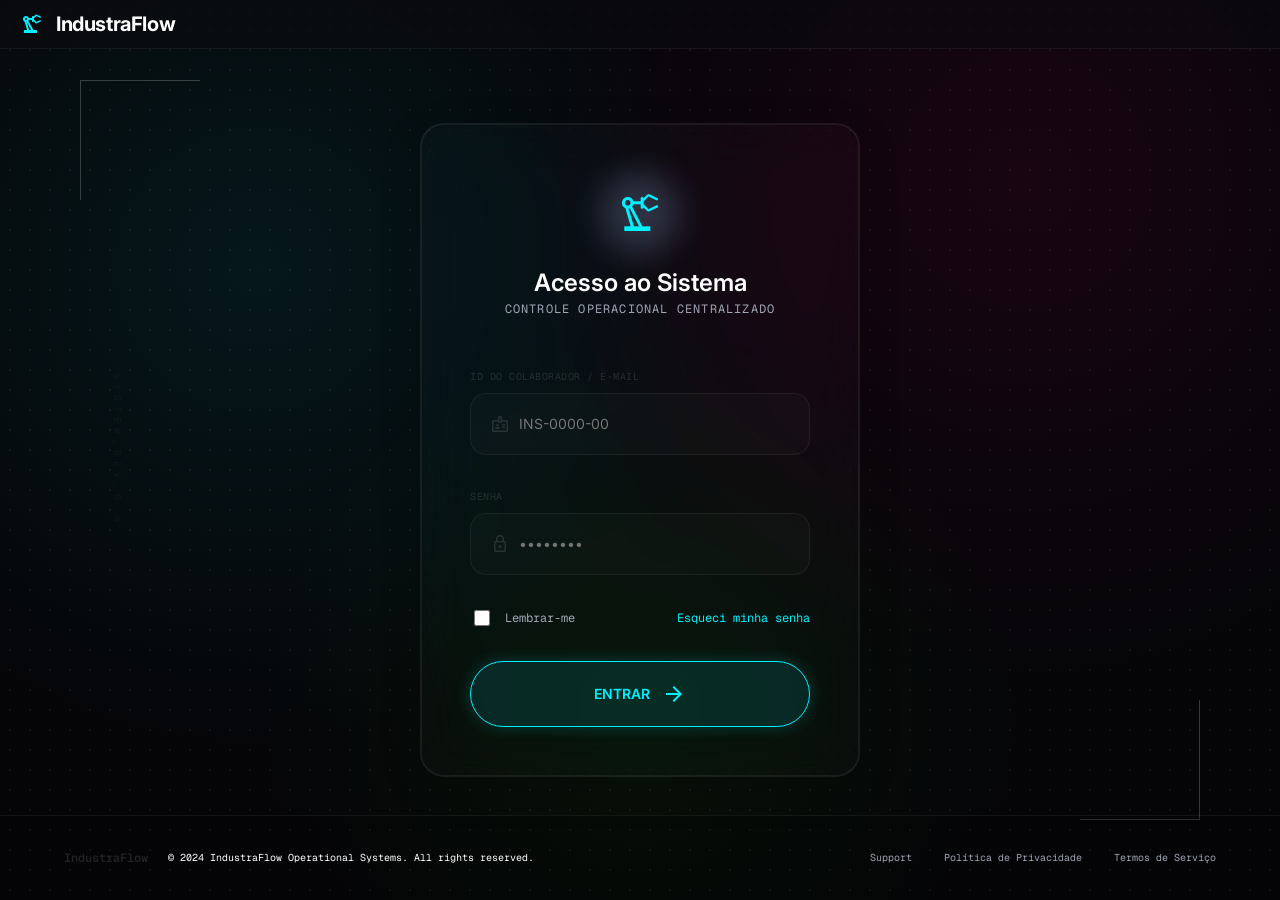
<file: index.html>
<!DOCTYPE html>
<html lang="pt-BR">

<head>
  <meta charset="utf-8" />
  <meta name="viewport" content="width=device-width, initial-scale=1.0" />
  <title>IndustraFlow | Acesso ao Sistema</title>
  <link rel="preconnect" href="https://fonts.googleapis.com" />
  <link
    href="https://fonts.googleapis.com/css2?family=Inter:wght@400;500;600;700&family=Geist+Mono:wght@400;500;600&family=Material+Symbols+Outlined:opsz,wght,FILL,GRAD@24,400,0,0&display=swap"
    rel="stylesheet" />
  <link rel="stylesheet" href="style.css" />
</head>

<body class="page-login">

  <!-- TOP BAR -->
  <header class="topbar">
    <div class="topbar-brand">
      <span class="material-symbols-outlined brand-icon">precision_manufacturing</span>
      <span class="brand-name">IndustraFlow</span>
    </div>
  </header>

  <!-- MAIN LOGIN -->
  <main class="login-main dot-grid">
    <div class="login-card glass-panel">
      <div class="login-brand-block">
        <div class="login-icon-wrap">
          <div class="login-icon-glow"></div>
          <span class="material-symbols-outlined login-icon">precision_manufacturing</span>
        </div>
        <h1 class="login-title">Acesso ao Sistema</h1>
        <p class="login-subtitle">CONTROLE OPERACIONAL CENTRALIZADO</p>
      </div>

      <form class="login-form" onsubmit="handleLogin(event)">
        <div class="field-group">
          <label class="field-label">ID DO COLABORADOR / E-MAIL</label>
          <div class="field-wrap">
            <span class="material-symbols-outlined field-icon">badge</span>
            <input id="login-id" type="text" class="field-input" placeholder="INS-0000-00" autocomplete="username" />
          </div>
        </div>

        <div class="field-group">
          <label class="field-label">SENHA</label>
          <div class="field-wrap">
            <span class="material-symbols-outlined field-icon">lock</span>
            <input id="login-pw" type="password" class="field-input" placeholder="••••••••"
              autocomplete="current-password" />
          </div>
        </div>

        <div class="login-options">
          <label class="checkbox-label">
            <input type="checkbox" class="checkbox-input" />
            <span class="checkbox-text">Lembrar-me</span>
          </label>
          <a href="#" class="link-primary">Esqueci minha senha</a>
        </div>

        <button type="submit" class="btn-primary btn-full">
          <span>ENTRAR</span>
          <span class="material-symbols-outlined btn-arrow">arrow_forward</span>
        </button>
      </form>
    </div>

    <!-- Atmospheric corner lines -->
    <div class="atm-corner atm-tl"></div>
    <div class="atm-corner atm-br"></div>
    <div class="atm-watermark">SYSTEM_REV_8.4</div>
  </main>

  <!-- FOOTER -->
  <footer class="login-footer">
    <div class="footer-left">
      <span class="footer-brand">IndustraFlow</span>
      <span class="footer-copy">© 2024 IndustraFlow Operational Systems. All rights reserved.</span>
    </div>
    <div class="footer-links">
      <a href="#">Support</a>
      <a href="#">Política de Privacidade</a>
      <a href="#">Termos de Serviço</a>
    </div>
  </footer>

  <script>
    function handleLogin(e) {
      e.preventDefault();
      const btn = e.target.querySelector('button[type=submit]');
      btn.classList.add('loading');
      btn.innerHTML = '<span class="material-symbols-outlined spin">progress_activity</span> Verificando...';
      setTimeout(() => {
        window.location.href = 'dashboard.html';
      }, 1000);
    }

    // Parallax dot grid
    document.querySelector('.login-main').addEventListener('mousemove', e => {
      const { clientX, clientY } = e;
      e.currentTarget.style.backgroundPosition = `${clientX / 60}px ${clientY / 60}px`;
    });
  </script>
</body>

</html>
</file>
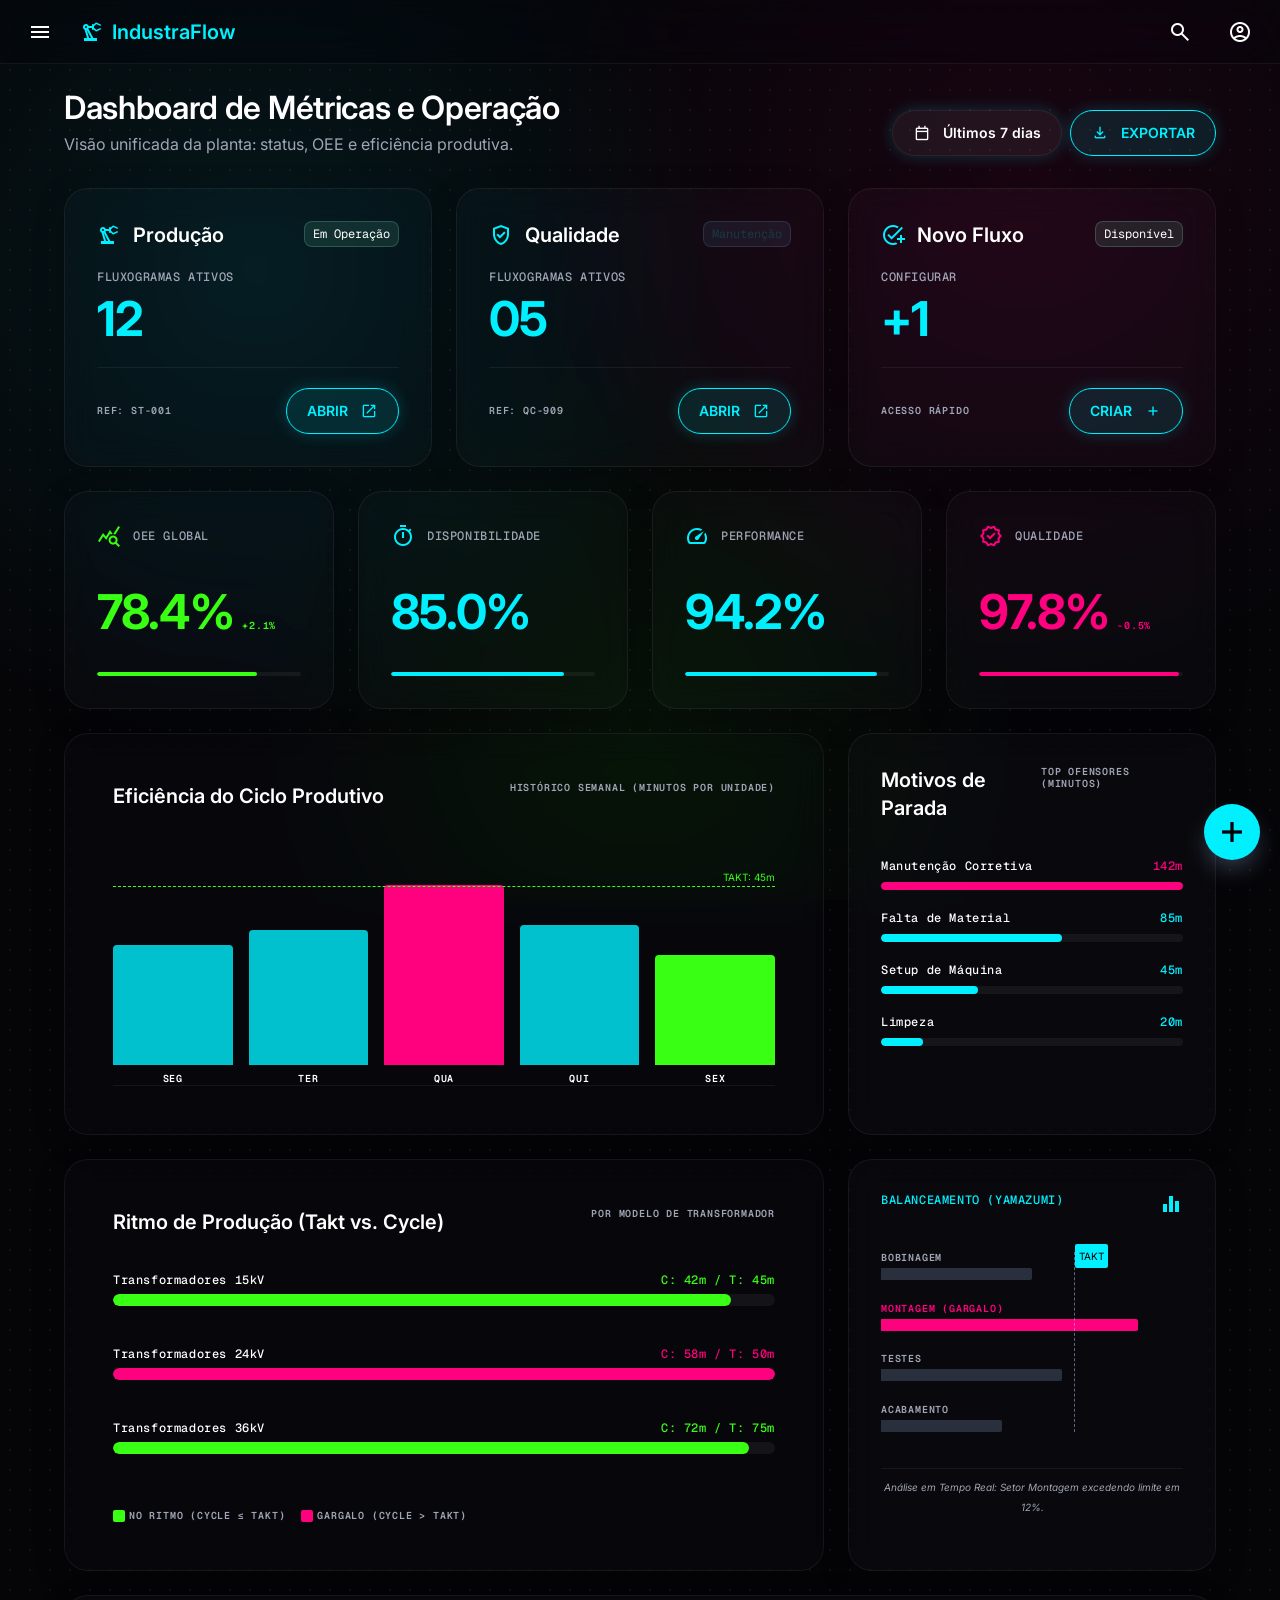
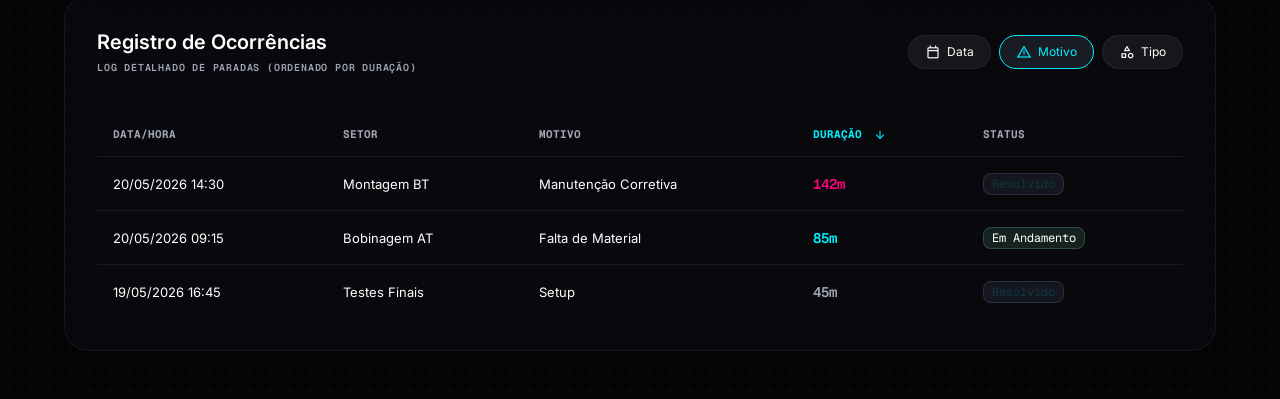
<file: dashboard.html>
<!DOCTYPE html>
<html lang="pt-br">

<head>
  <meta charset="utf-8" />
  <meta name="viewport" content="width=device-width, initial-scale=1.0" />
  <title>IndustraFlow | Dashboard</title>
  <link rel="preconnect" href="https://fonts.googleapis.com" />
  <link
    href="https://fonts.googleapis.com/css2?family=Inter:wght@400;500;600;700&family=Geist+Mono:wght@400;500;600&family=Material+Symbols+Outlined:opsz,wght,FILL,GRAD@24,400,0,0&display=swap"
    rel="stylesheet" />
  <link rel="stylesheet" href="style.css" />
</head>

<body class="selection:bg-secondary selection:text-on-secondary">

  <!-- Top Navigation -->
  <header class="app-header">
    <div class="header-left">
      <button class="material-symbols-outlined icon-btn" onclick="toggleSidebar()">menu</button>
      <div style="display:flex; align-items:center; gap:8px;">
        <span class="material-symbols-outlined brand-icon">precision_manufacturing</span>
        <h1 class="font-headline-sm text-primary" style="margin:0;">IndustraFlow</h1>
      </div>
    </div>
    <div class="header-right">
      <button class="material-symbols-outlined icon-btn">search</button>
      <button class="material-symbols-outlined icon-btn">account_circle</button>
    </div>
  </header>

  <!-- Sidebar -->
  <div id="sidebar" class="sidebar">
    <div class="sidebar-header">
      <div style="display:flex; align-items:center; gap:8px;">
        <span class="material-symbols-outlined brand-icon">precision_manufacturing</span>
        <span class="font-headline-sm">IndustraFlow</span>
      </div>
      <button class="material-symbols-outlined icon-btn" onclick="toggleSidebar()">close</button>
    </div>
    <nav class="sidebar-nav">
      <a href="dashboard.html" class="nav-item active">
        <span class="material-symbols-outlined" style="font-variation-settings: 'FILL' 1;">dashboard</span>
        <span class="font-label-md">DASHBOARD</span>
      </a>
      <a href="setup.html" class="nav-item">
        <span class="material-symbols-outlined">settings</span>
        <span class="font-label-md">SETUP</span>
      </a>
      <a href="editor.html" class="nav-item">
        <span class="material-symbols-outlined">schema</span>
        <span class="font-label-md">EDITOR</span>
      </a>
    </nav>
    <div class="sidebar-footer">
      <div class="profile-item">
        <span class="material-symbols-outlined text-primary">account_circle</span>
        <span class="font-body-md text-on-surface">Perfil do Operador</span>
      </div>
    </div>
  </div>

  <main class="main-dashboard flow-grid">
    <!-- Welcome Section -->
    <section class="welcome-sec" style="display: flex; justify-content: space-between; align-items: flex-end; margin-bottom: 32px;">
      <div>
        <h2 class="font-headline-lg" style="margin-bottom:4px;">Dashboard de Métricas e Operação</h2>
        <p class="font-body-lg text-on-surface-variant">Visão unificada da planta: status, OEE e eficiência produtiva.</p>
      </div>
      <div style="display: flex; gap: 8px;">
        <button class="btn-primary" style="background: var(--surface-container-high); color: var(--on-surface); border: 1px solid var(--outline-variant);">
          <span class="material-symbols-outlined" style="font-size: 18px;">calendar_today</span>
          Últimos 7 dias
        </button>
        <button class="btn-primary" onclick="window.location.href='export.html'">
          <span class="material-symbols-outlined" style="font-size: 18px;">download</span>
          EXPORTAR
        </button>
      </div>
    </section>

    <!-- Dashboard Grid -->
    <div class="dashboard-grid">
      <!-- 1. Operational Cards -->
      <div class="card col-4 status-bar-active">
        <div class="card-header">
          <div class="card-title-group">
            <span class="material-symbols-outlined text-primary">precision_manufacturing</span>
            <h3 class="font-headline-sm">Produção</h3>
          </div>
          <span class="badge badge-active">Em Operação</span>
        </div>
        <div class="card-body">
          <span class="font-label-md text-on-surface-variant">FLUXOGRAMAS ATIVOS</span>
          <span class="font-display-lg text-primary">12</span>
        </div>
        <div class="card-footer">
          <span class="font-label-sm text-on-surface-variant">Ref: ST-001</span>
          <button class="btn-primary" onclick="window.location.href='editor.html'">
            ABRIR <span class="material-symbols-outlined" style="font-size:18px">open_in_new</span>
          </button>
        </div>
      </div>

      <div class="card col-4 status-bar-maintenance">
        <div class="card-header">
          <div class="card-title-group">
            <span class="material-symbols-outlined text-primary">verified_user</span>
            <h3 class="font-headline-sm">Qualidade</h3>
          </div>
          <span class="badge badge-maint">Manutenção</span>
        </div>
        <div class="card-body">
          <span class="font-label-md text-on-surface-variant">FLUXOGRAMAS ATIVOS</span>
          <span class="font-display-lg text-primary">05</span>
        </div>
        <div class="card-footer">
          <span class="font-label-sm text-on-surface-variant">Ref: QC-909</span>
          <button class="btn-primary" onclick="window.location.href='editor.html'">
            ABRIR <span class="material-symbols-outlined" style="font-size:18px">open_in_new</span>
          </button>
        </div>
      </div>

      <div class="card col-4 status-bar-active">
        <div class="card-header">
          <div class="card-title-group">
            <span class="material-symbols-outlined text-primary">add_task</span>
            <h3 class="font-headline-sm">Novo Fluxo</h3>
          </div>
          <span class="badge badge-active">Disponível</span>
        </div>
        <div class="card-body">
          <span class="font-label-md text-on-surface-variant">CONFIGURAR</span>
          <span class="font-display-lg text-primary">+1</span>
        </div>
        <div class="card-footer">
          <span class="font-label-sm text-on-surface-variant">Acesso Rápido</span>
          <button class="btn-primary" onclick="window.location.href='editor.html'">
            CRIAR <span class="material-symbols-outlined" style="font-size:18px">add</span>
          </button>
        </div>
      </div>

      <!-- 2. OEE KPIs -->
      <div class="card col-3">
        <div class="card-header">
          <div class="card-title-group">
            <span class="material-symbols-outlined text-tertiary">query_stats</span>
            <h3 class="font-label-md text-on-surface-variant">OEE GLOBAL</h3>
          </div>
        </div>
        <div class="card-body" style="margin-top: 16px;">
          <div style="display: flex; align-items: baseline; gap: 8px;">
            <span class="font-display-lg text-tertiary">78.4%</span>
            <span class="font-label-sm text-tertiary">+2.1%</span>
          </div>
        </div>
        <div class="progress-track mt-sm" style="height: 4px; margin-top: 12px;">
          <div class="progress-fill bg-tertiary" style="width: 78.4%"></div>
        </div>
      </div>

      <div class="card col-3">
        <div class="card-header">
          <div class="card-title-group">
            <span class="material-symbols-outlined text-primary">timer</span>
            <h3 class="font-label-md text-on-surface-variant">DISPONIBILIDADE</h3>
          </div>
        </div>
        <div class="card-body" style="margin-top: 16px;">
          <div style="display: flex; align-items: baseline; gap: 8px;">
            <span class="font-display-lg text-primary">85.0%</span>
          </div>
        </div>
        <div class="progress-track mt-sm" style="height: 4px; margin-top: 12px;">
          <div class="progress-fill" style="background: var(--primary); width: 85%"></div>
        </div>
      </div>

      <div class="card col-3">
        <div class="card-header">
          <div class="card-title-group">
            <span class="material-symbols-outlined text-primary">speed</span>
            <h3 class="font-label-md text-on-surface-variant">PERFORMANCE</h3>
          </div>
        </div>
        <div class="card-body" style="margin-top: 16px;">
          <div style="display: flex; align-items: baseline; gap: 8px;">
            <span class="font-display-lg text-primary">94.2%</span>
          </div>
        </div>
        <div class="progress-track mt-sm" style="height: 4px; margin-top: 12px;">
          <div class="progress-fill" style="background: var(--primary); width: 94.2%"></div>
        </div>
      </div>

      <div class="card col-3">
        <div class="card-header">
          <div class="card-title-group">
            <span class="material-symbols-outlined text-error">verified</span>
            <h3 class="font-label-md text-on-surface-variant">QUALIDADE</h3>
          </div>
        </div>
        <div class="card-body" style="margin-top: 16px;">
          <div style="display: flex; align-items: baseline; gap: 8px;">
            <span class="font-display-lg text-error">97.8%</span>
            <span class="font-label-sm text-error">-0.5%</span>
          </div>
        </div>
        <div class="progress-track mt-sm" style="height: 4px; margin-top: 12px;">
          <div class="progress-fill bg-error" style="width: 97.8%"></div>
        </div>
      </div>

      <!-- 3. Histórico e Paradas (Eficiência col-8 + Motivos col-4) -->
      <div class="card col-8 status-card">
        <div class="card-header" style="margin-bottom:16px;">
          <h4 class="font-headline-sm">Eficiência do Ciclo Produtivo</h4>
          <span class="font-label-sm text-on-surface-variant">Histórico Semanal (Minutos por unidade)</span>
        </div>
        <div style="height: 240px; display: flex; align-items: flex-end; gap: 16px; padding-top: 24px; position: relative; border-bottom: 1px solid var(--outline-variant);">
          <div style="position: absolute; top: 40px; left: 0; width: 100%; border-top: 1px dashed var(--tertiary);">
             <span style="position: absolute; right: 0; top: -20px; font-size: 10px; color: var(--tertiary);">TAKT: 45m</span>
          </div>
          
          <div style="flex: 1; display: flex; flex-direction: column; align-items: center; gap: 8px;">
            <div style="width: 100%; background: var(--primary); height: 120px; border-radius: 4px 4px 0 0; opacity: 0.8; transition: var(--transition-fluid); cursor: pointer;" onmouseover="this.style.opacity='1'" onmouseout="this.style.opacity='0.8'"></div>
            <span class="font-label-sm">SEG</span>
          </div>
          <div style="flex: 1; display: flex; flex-direction: column; align-items: center; gap: 8px;">
            <div style="width: 100%; background: var(--primary); height: 135px; border-radius: 4px 4px 0 0; opacity: 0.8; transition: var(--transition-fluid); cursor: pointer;" onmouseover="this.style.opacity='1'" onmouseout="this.style.opacity='0.8'"></div>
            <span class="font-label-sm">TER</span>
          </div>
          <div style="flex: 1; display: flex; flex-direction: column; align-items: center; gap: 8px;">
            <div style="width: 100%; background: var(--error); height: 180px; border-radius: 4px 4px 0 0; transition: var(--transition-fluid); cursor: pointer;" onmouseover="this.style.filter='brightness(1.2)'" onmouseout="this.style.filter='none'"></div>
            <span class="font-label-sm">QUA</span>
          </div>
          <div style="flex: 1; display: flex; flex-direction: column; align-items: center; gap: 8px;">
            <div style="width: 100%; background: var(--primary); height: 140px; border-radius: 4px 4px 0 0; opacity: 0.8; transition: var(--transition-fluid); cursor: pointer;" onmouseover="this.style.opacity='1'" onmouseout="this.style.opacity='0.8'"></div>
            <span class="font-label-sm">QUI</span>
          </div>
          <div style="flex: 1; display: flex; flex-direction: column; align-items: center; gap: 8px;">
            <div style="width: 100%; background: var(--tertiary); height: 110px; border-radius: 4px 4px 0 0; transition: var(--transition-fluid); cursor: pointer;" onmouseover="this.style.filter='brightness(1.2)'" onmouseout="this.style.filter='none'"></div>
            <span class="font-label-sm">SEX</span>
          </div>
        </div>
      </div>

      <div class="card col-4">
        <div class="card-header" style="margin-bottom:16px;">
          <h4 class="font-headline-sm">Motivos de Parada</h4>
          <span class="font-label-sm text-on-surface-variant">Top ofensores (Minutos)</span>
        </div>
        <div style="display: flex; flex-direction: column; gap: 20px;">
          <div>
            <div style="display: flex; justify-content: space-between; margin-bottom: 8px;">
              <span class="font-label-md">Manutenção Corretiva</span>
              <span class="font-label-md text-error">142m</span>
            </div>
            <div class="progress-track" style="height: 8px;">
              <div class="progress-fill bg-error" style="width: 100%"></div>
            </div>
          </div>
          <div>
            <div style="display: flex; justify-content: space-between; margin-bottom: 8px;">
              <span class="font-label-md">Falta de Material</span>
              <span class="font-label-md text-primary">85m</span>
            </div>
            <div class="progress-track" style="height: 8px;">
              <div class="progress-fill" style="background: var(--primary); width: 60%"></div>
            </div>
          </div>
          <div>
            <div style="display: flex; justify-content: space-between; margin-bottom: 8px;">
              <span class="font-label-md">Setup de Máquina</span>
              <span class="font-label-md text-primary">45m</span>
            </div>
            <div class="progress-track" style="height: 8px;">
              <div class="progress-fill" style="background: var(--primary); width: 32%"></div>
            </div>
          </div>
          <div>
            <div style="display: flex; justify-content: space-between; margin-bottom: 8px;">
              <span class="font-label-md">Limpeza</span>
              <span class="font-label-md text-primary">20m</span>
            </div>
            <div class="progress-track" style="height: 8px;">
              <div class="progress-fill" style="background: var(--primary); width: 14%"></div>
            </div>
          </div>
        </div>
      </div>

      <!-- 4. Ritmo Atual e Gargalos (Ritmo col-8 + Yamazumi col-4) -->
      <div class="card col-8 status-card">
        <div class="card-header" style="margin-bottom:16px;">
          <h4 class="font-headline-sm">Ritmo de Produção (Takt vs. Cycle)</h4>
          <span class="font-label-sm text-on-surface-variant">Por Modelo de Transformador</span>
        </div>

        <div class="progress-item">
          <div class="progress-header">
            <span class="font-label-md">Transformadores 15kV</span>
            <span class="font-label-md text-tertiary">C: 42m / T: 45m</span>
          </div>
          <div class="progress-track">
            <div class="progress-fill bg-tertiary" style="width: 93.3%"></div>
          </div>
        </div>

        <div class="progress-item">
          <div class="progress-header">
            <span class="font-label-md">Transformadores 24kV</span>
            <span class="font-label-md text-error">C: 58m / T: 50m</span>
          </div>
          <div class="progress-track">
            <div class="progress-fill bg-error" style="width: 100%"></div>
          </div>
        </div>

        <div class="progress-item">
          <div class="progress-header">
            <span class="font-label-md">Transformadores 36kV</span>
            <span class="font-label-md text-tertiary">C: 72m / T: 75m</span>
          </div>
          <div class="progress-track">
            <div class="progress-fill bg-tertiary" style="width: 96%"></div>
          </div>
        </div>

        <div style="display:flex; gap:16px; margin-top:16px;">
          <div style="display:flex; align-items:center; gap:4px;">
            <div style="width:12px; height:12px; border-radius:2px;" class="bg-tertiary"></div>
            <span class="font-label-sm text-on-surface-variant">No Ritmo (Cycle ≤ Takt)</span>
          </div>
          <div style="display:flex; align-items:center; gap:4px;">
            <div style="width:12px; height:12px; border-radius:2px;" class="bg-error"></div>
            <span class="font-label-sm text-on-surface-variant">Gargalo (Cycle > Takt)</span>
          </div>
        </div>
      </div>

      <div class="card col-4">
        <div class="card-header" style="margin-bottom:16px;">
          <span class="font-label-md text-primary font-bold">BALANCEAMENTO (YAMAZUMI)</span>
          <span class="material-symbols-outlined text-primary">equalizer</span>
        </div>

        <div style="position:relative; height:180px; display:flex; flex-direction:column; justify-content:space-between;">
          <div style="position:absolute; right:25%; top:0; bottom:0; border-left:1px dashed rgba(176,198,255,0.5); z-index:10; display:flex; flex-direction:column; align-items:center;">
            <span style="background:var(--primary); color:var(--on-primary); font-size:10px; padding:2px 4px; border-radius:2px; transform:translateY(-8px);">TAKT</span>
          </div>

          <div style="display:flex; flex-direction:column; gap:4px;">
            <span class="font-label-sm text-on-surface-variant">Bobinagem</span>
            <div style="height:12px; background:rgba(176,198,255,0.2); width:50%; border-radius:0 2px 2px 0;"></div>
          </div>
          <div style="display:flex; flex-direction:column; gap:4px;">
            <span class="font-label-sm text-error font-bold">Montagem (Gargalo)</span>
            <div style="height:12px; background:var(--error); width:85%; border-radius:0 2px 2px 0;"></div>
          </div>
          <div style="display:flex; flex-direction:column; gap:4px;">
            <span class="font-label-sm text-on-surface-variant">Testes</span>
            <div style="height:12px; background:rgba(176,198,255,0.2); width:60%; border-radius:0 2px 2px 0;"></div>
          </div>
          <div style="display:flex; flex-direction:column; gap:4px;">
            <span class="font-label-sm text-on-surface-variant">Acabamento</span>
            <div style="height:12px; background:rgba(176,198,255,0.2); width:40%; border-radius:0 2px 2px 0;"></div>
          </div>
        </div>
        <p style="font-size:10px; color:var(--on-surface-variant); font-style:italic; text-align:center; border-top:1px solid var(--outline-variant); padding-top:8px; margin-top:16px;">
          Análise em Tempo Real: Setor Montagem excedendo limite em 12%.
        </p>
      </div>

      <!-- 5. Tabela de Auditoria (from metrics) -->
      <div class="card col-12">
        <div class="card-header" style="margin-bottom:16px;">
          <div style="display: flex; justify-content: space-between; width: 100%; align-items: center;">
            <div>
              <h4 class="font-headline-sm">Registro de Ocorrências</h4>
              <span class="font-label-sm text-on-surface-variant">Log detalhado de paradas (Ordenado por Duração)</span>
            </div>
            <div style="display: flex; gap: 8px;">
              <div style="padding: 6px 16px; border: 1px solid var(--outline-variant); border-radius: 20px; font-size: 12px; display: flex; align-items: center; gap: 6px; cursor: pointer; background: var(--surface-container-high); transition: var(--transition-fluid);" onmouseover="this.style.borderColor='var(--primary)'" onmouseout="this.style.borderColor='var(--outline-variant)'">
                <span class="material-symbols-outlined" style="font-size: 16px;">calendar_today</span>
                Data
              </div>
              <div style="padding: 6px 16px; border: 1px solid var(--primary); border-radius: 20px; font-size: 12px; display: flex; align-items: center; gap: 6px; cursor: pointer; background: rgba(176,198,255,0.1); color: var(--primary);">
                <span class="material-symbols-outlined" style="font-size: 16px;">warning</span>
                Motivo
              </div>
              <div style="padding: 6px 16px; border: 1px solid var(--outline-variant); border-radius: 20px; font-size: 12px; display: flex; align-items: center; gap: 6px; cursor: pointer; background: var(--surface-container-high); transition: var(--transition-fluid);" onmouseover="this.style.borderColor='var(--primary)'" onmouseout="this.style.borderColor='var(--outline-variant)'">
                <span class="material-symbols-outlined" style="font-size: 16px;">category</span>
                Tipo
              </div>
            </div>
          </div>
        </div>
        <div style="overflow-x: auto;">
          <table style="width: 100%; text-align: left; border-collapse: collapse;">
            <thead>
              <tr style="border-bottom: 1px solid var(--outline-variant);">
                <th style="padding: 12px 16px; font-family: var(--font-mono); font-size: 11px; color: var(--on-surface-variant);">DATA/HORA</th>
                <th style="padding: 12px 16px; font-family: var(--font-mono); font-size: 11px; color: var(--on-surface-variant);">SETOR</th>
                <th style="padding: 12px 16px; font-family: var(--font-mono); font-size: 11px; color: var(--on-surface-variant);">MOTIVO</th>
                <th style="padding: 12px 16px; font-family: var(--font-mono); font-size: 11px; color: var(--primary);">DURAÇÃO <span class="material-symbols-outlined" style="font-size:14px; vertical-align:middle; margin-left: 4px;">arrow_downward</span></th>
                <th style="padding: 12px 16px; font-family: var(--font-mono); font-size: 11px; color: var(--on-surface-variant);">STATUS</th>
              </tr>
            </thead>
            <tbody>
              <tr style="border-bottom: 1px solid rgba(68, 70, 79, 0.3); transition: var(--transition-fluid); cursor: pointer;" onmouseover="this.style.backgroundColor='var(--surface-container-high)'" onmouseout="this.style.backgroundColor='transparent'">
                <td style="padding: 16px; font-size: 13px; color: var(--on-surface);">20/05/2026 14:30</td>
                <td style="padding: 16px; font-size: 13px; color: var(--on-surface);">Montagem BT</td>
                <td style="padding: 16px; font-size: 13px; color: var(--on-surface);">Manutenção Corretiva</td>
                <td style="padding: 16px; font-size: 14px; font-family: var(--font-mono); color: var(--error); font-weight: 600;">142m</td>
                <td style="padding: 16px;"><span class="badge badge-maint">Resolvido</span></td>
              </tr>
              <tr style="border-bottom: 1px solid rgba(68, 70, 79, 0.3); transition: var(--transition-fluid); cursor: pointer;" onmouseover="this.style.backgroundColor='var(--surface-container-high)'" onmouseout="this.style.backgroundColor='transparent'">
                <td style="padding: 16px; font-size: 13px; color: var(--on-surface);">20/05/2026 09:15</td>
                <td style="padding: 16px; font-size: 13px; color: var(--on-surface);">Bobinagem AT</td>
                <td style="padding: 16px; font-size: 13px; color: var(--on-surface);">Falta de Material</td>
                <td style="padding: 16px; font-size: 14px; font-family: var(--font-mono); color: var(--primary); font-weight: 600;">85m</td>
                <td style="padding: 16px;"><span class="badge badge-active">Em Andamento</span></td>
              </tr>
              <tr style="transition: var(--transition-fluid); cursor: pointer;" onmouseover="this.style.backgroundColor='var(--surface-container-high)'" onmouseout="this.style.backgroundColor='transparent'">
                <td style="padding: 16px; font-size: 13px; color: var(--on-surface);">19/05/2026 16:45</td>
                <td style="padding: 16px; font-size: 13px; color: var(--on-surface);">Testes Finais</td>
                <td style="padding: 16px; font-size: 13px; color: var(--on-surface);">Setup</td>
                <td style="padding: 16px; font-size: 14px; font-family: var(--font-mono); color: var(--on-surface-variant); font-weight: 600;">45m</td>
                <td style="padding: 16px;"><span class="badge badge-maint">Resolvido</span></td>
              </tr>
            </tbody>
          </table>
        </div>
      </div>
    </div>
  </main>

  <button class="fab" onclick="window.location.href='editor.html'">
    <span class="material-symbols-outlined" style="font-variation-settings: 'wght' 600; font-size: 32px;">add</span>
  </button>

  <script>
    function toggleSidebar() {
      document.getElementById('sidebar').classList.toggle('open');
    }
  </script>
</body>

</html>
</file>
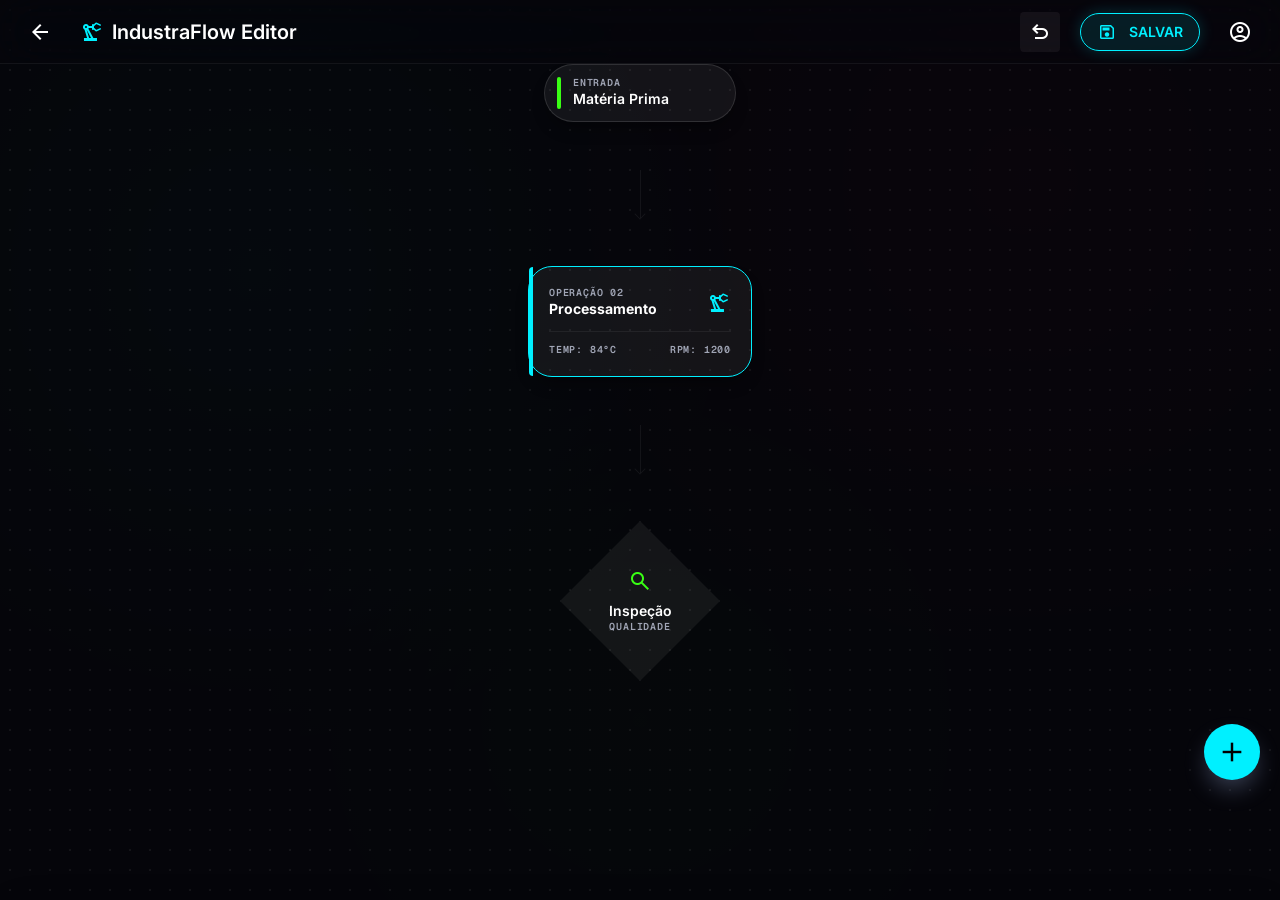
<file: editor.html>
<!DOCTYPE html>
<html lang="pt-br">
<head>
<meta charset="utf-8"/>
<meta name="viewport" content="width=device-width, initial-scale=1.0"/>
<title>IndustraFlow | Editor</title>
<link rel="preconnect" href="https://fonts.googleapis.com"/>
<link href="https://fonts.googleapis.com/css2?family=Inter:wght@400;500;600;700&family=Geist+Mono:wght@400;500;600&family=Material+Symbols+Outlined:opsz,wght,FILL,GRAD@24,400,0,0&display=swap" rel="stylesheet"/>
<link rel="stylesheet" href="style.css"/>
</head>
<body class="selection:bg-secondary selection:text-on-secondary" style="overflow:hidden;">

<!-- Top Navigation -->
<header class="app-header">
  <div class="header-left">
    <button class="material-symbols-outlined icon-btn text-primary" onclick="window.location.href='dashboard.html'">arrow_back</button>
    <div style="display:flex; align-items:center; gap:8px;">
      <span class="material-symbols-outlined brand-icon">precision_manufacturing</span>
      <h1 class="font-headline-sm text-on-surface" style="margin:0;">IndustraFlow Editor</h1>
    </div>
  </div>
  <div class="header-right">
    <button class="icon-btn" style="background:var(--surface-variant); border-radius:4px; display:flex; align-items:center; justify-content:center;">
      <span class="material-symbols-outlined">undo</span>
    </button>
    <button class="btn-primary" style="padding: 8px 16px;">
      <span class="material-symbols-outlined" style="font-size:20px;">save</span>
      SALVAR
    </button>
    <button class="material-symbols-outlined icon-btn">account_circle</button>
  </div>
</header>

<main class="main-editor dot-grid">
  <div class="canvas-container">
    
    <!-- Node 1: Start -->
    <div class="node node-start">
      <div class="indicator"></div>
      <div style="display:flex; flex-direction:column;">
        <span class="font-label-sm text-on-surface-variant">ENTRADA</span>
        <p class="font-body-md text-on-surface" style="font-weight:600;">Matéria Prima</p>
      </div>
    </div>
    
    <div class="arrow"></div>
    
    <!-- Node 2: Process -->
    <div class="node node-process">
      <div class="left-bar"></div>
      <div style="display:flex; justify-content:space-between; align-items:center;">
        <div style="display:flex; flex-direction:column;">
          <span class="font-label-sm text-on-surface-variant">OPERAÇÃO 02</span>
          <p class="font-body-md text-on-surface" style="font-weight:700;">Processamento</p>
        </div>
        <span class="material-symbols-outlined text-primary">precision_manufacturing</span>
      </div>
      <div style="height:1px; background:var(--outline-variant); width:100%;"></div>
      <div style="display:flex; justify-content:space-between; align-items:center;">
        <span class="font-label-sm text-on-surface-variant">TEMP: 84°C</span>
        <span class="font-label-sm text-on-surface-variant">RPM: 1200</span>
      </div>
    </div>
    
    <div class="arrow"></div>
    
    <!-- Node 3: Decision -->
    <div class="node node-decision">
      <div class="bg-diamond diamond"></div>
      <span class="material-symbols-outlined" style="color:var(--tertiary); margin-bottom:8px;">search</span>
      <p class="font-body-md text-on-surface" style="font-weight:600;">Inspeção</p>
      <span class="font-label-sm text-on-surface-variant">Qualidade</span>
    </div>

  </div>

  <!-- Toolbox Toggle FAB -->
  <button class="fab" style="bottom:120px;" onclick="toggleTools()">
    <span class="material-symbols-outlined" style="font-size:32px;">add</span>
  </button>
</main>

<!-- Bottom Sheet Toolbar -->
<aside id="tools-sheet" class="bottom-sheet glass-panel" style="transform:translateY(100%); transition:transform 0.3s ease;">
  <div class="sheet-handle"></div>
  <div class="tools-grid">
    <div class="tool-item">
      <button class="tool-btn">
        <span class="material-symbols-outlined text-on-surface-variant">rectangle</span>
      </button>
      <span class="font-label-sm text-on-surface-variant">Processo</span>
    </div>
    
    <div class="tool-item">
      <button class="tool-btn">
        <div class="tool-diamond"><div class="inner"></div></div>
      </button>
      <span class="font-label-sm text-on-surface-variant">Decisão</span>
    </div>
    
    <div class="tool-item">
      <button class="tool-btn" style="border-radius:24px;">
        <span class="material-symbols-outlined text-on-surface-variant">radio_button_unchecked</span>
      </button>
      <span class="font-label-sm text-on-surface-variant">Início</span>
    </div>

    <div class="tool-item">
      <button class="tool-btn">
        <span class="material-symbols-outlined text-on-surface-variant">settings_suggest</span>
      </button>
      <span class="font-label-sm text-on-surface-variant">Máquina</span>
    </div>

    <div class="tool-item">
      <button class="tool-btn">
        <span class="material-symbols-outlined text-on-surface-variant">person_apron</span>
      </button>
      <span class="font-label-sm text-on-surface-variant">Op.</span>
    </div>

    <div class="tool-item">
      <button class="tool-btn">
        <span class="material-symbols-outlined text-on-surface-variant">local_shipping</span>
      </button>
      <span class="font-label-sm text-on-surface-variant">Transp.</span>
    </div>
  </div>
</aside>

<script>
let toolsOpen = false;
function toggleTools() {
  const sheet = document.getElementById('tools-sheet');
  const fab = document.querySelector('.fab .material-symbols-outlined');
  toolsOpen = !toolsOpen;
  
  if (toolsOpen) {
    sheet.style.transform = 'translateY(0)';
    fab.innerText = 'close';
  } else {
    sheet.style.transform = 'translateY(100%)';
    fab.innerText = 'add';
  }
}

// Parallax dot grid effect on mouse move
document.querySelector('.main-editor').addEventListener('mousemove', e => {
  const { clientX, clientY } = e;
  // Slow down the movement by dividing by a larger number
  e.currentTarget.style.backgroundPosition = `${clientX/80}px ${clientY/80}px`;
});
</script>
</body>
</html>
</file>
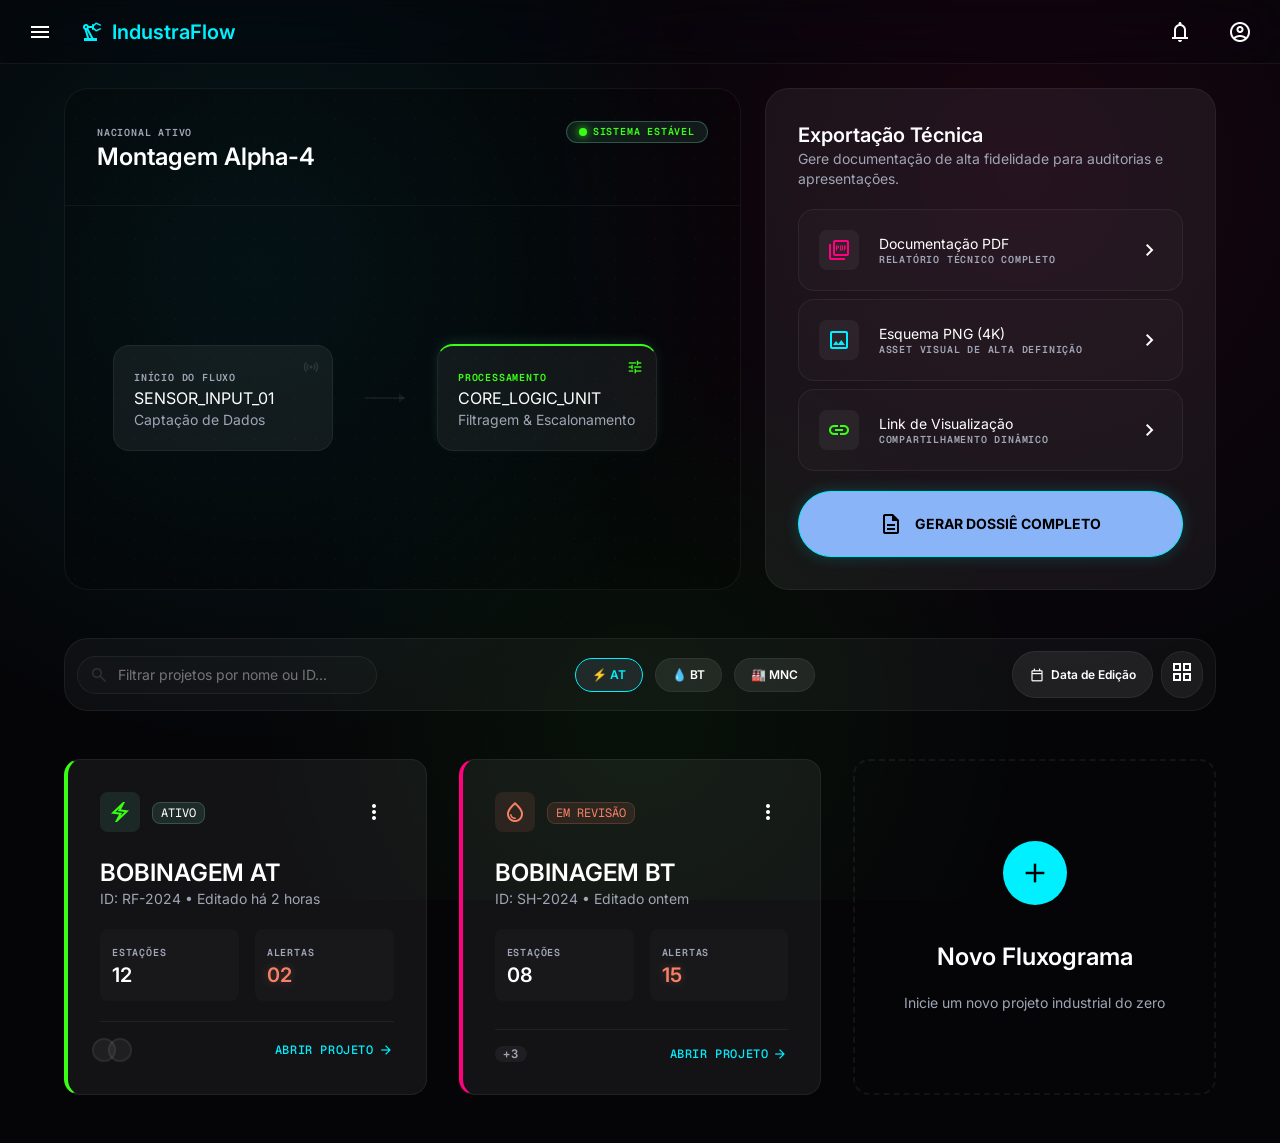
<file: setup.html>
<!DOCTYPE html>
<html lang="pt-br">

<head>
  <meta charset="utf-8" />
  <meta name="viewport" content="width=device-width, initial-scale=1.0" />
  <title>IndustraFlow | Setup & Gestão</title>
  <link rel="preconnect" href="https://fonts.googleapis.com" />
  <link
    href="https://fonts.googleapis.com/css2?family=Inter:wght@400;500;600;700&family=Geist+Mono:wght@400;500;600&family=Material+Symbols+Outlined:opsz,wght,FILL,GRAD@24,400,0,0&display=swap"
    rel="stylesheet" />
  <link rel="stylesheet" href="style.css" />
  <style>
    .setup-layout {
      padding: 88px var(--canvas-margin) 48px;
      max-width: 1400px;
      margin: 0 auto;
    }

    .setup-upper-grid {
      display: grid;
      grid-template-columns: 1fr;
      gap: var(--grid-gutter);
      margin-bottom: var(--spacing-xl);
    }
    @media (min-width: 992px) {
      .setup-upper-grid { grid-template-columns: 6fr 4fr; }
    }

    /* Active Flow Panel */
    .active-flow-panel {
      background-color: var(--surface-container-lowest);
      border: 1px solid var(--outline-variant);
      border-radius: var(--radius-lg);
      position: relative;
      overflow: hidden;
      display: flex;
      flex-direction: column;
    }
    .active-flow-panel .dot-grid-bg {
      position: absolute; inset: 0;
      background-image: radial-gradient(circle, var(--outline-variant) 1px, transparent 1px);
      background-size: 20px 20px;
      opacity: 0.3;
      z-index: 0;
    }
    .flow-panel-header {
      padding: var(--spacing-lg);
      position: relative; z-index: 1;
      display: flex; justify-content: space-between; align-items: flex-start;
      border-bottom: 1px solid rgba(255,255,255,0.05);
    }
    .flow-preview {
      padding: var(--spacing-xl);
      position: relative; z-index: 1;
      flex: 1; display: flex; align-items: center; gap: 32px;
    }
    .preview-node {
      background: var(--surface-container-high);
      border: 1px solid var(--outline-variant);
      border-radius: var(--radius-md);
      padding: var(--spacing-md);
      min-width: 220px;
      position: relative;
    }
    .preview-node.glow { border-top: 2px solid var(--tertiary); box-shadow: 0 -4px 12px rgba(106, 219, 175, 0.1); }
    .node-arrow {
      height: 2px; width: 40px; background: var(--outline-variant); position: relative;
    }
    .node-arrow::after {
      content: ''; position: absolute; right: 0; top: -4px;
      border-top: 5px solid transparent; border-bottom: 5px solid transparent; border-left: 6px solid var(--outline-variant);
    }

    /* Export Panel */
    .export-panel {
      background-color: var(--surface-container-high);
      border: 1px solid var(--outline-variant);
      border-radius: var(--radius-lg);
      padding: var(--spacing-lg);
      display: flex; flex-direction: column; gap: var(--spacing-md);
    }
    .export-item {
      display: flex; align-items: center; gap: var(--spacing-md);
      padding: var(--spacing-md);
      background-color: var(--surface-container-low);
      border: 1px solid var(--outline-variant);
      border-radius: var(--radius-md);
      cursor: pointer; transition: var(--transition-fluid);
    }
    .export-item:hover { border-color: var(--primary); background-color: var(--surface-bright); transform: translateX(-4px); }
    .export-icon { width: 40px; height: 40px; border-radius: var(--radius-sm); background: var(--surface-variant); display: flex; align-items: center; justify-content: center; }

    /* Filters Bar */
    .filters-bar {
      display: flex; flex-wrap: wrap; gap: var(--spacing-md); justify-content: space-between; align-items: center;
      margin-bottom: var(--spacing-xl);
      background: var(--surface-container);
      padding: var(--spacing-sm);
      border-radius: var(--radius-lg);
      border: 1px solid var(--outline-variant);
    }
    .search-input {
      background: var(--surface-container-low); border: 1px solid var(--outline-variant);
      padding: 8px 16px 8px 40px; border-radius: var(--radius-full); color: var(--on-surface);
      width: 300px;
    }
    .quick-filters { display: flex; gap: var(--spacing-sm); }
    .filter-chip {
      padding: 6px 16px; border-radius: var(--radius-full);
      background: var(--surface-container-highest); border: 1px solid var(--outline-variant);
      font-size: 12px; font-weight: 600; cursor: pointer; transition: var(--transition-fluid);
    }
    .filter-chip:hover { background: var(--surface-bright); }
    .filter-chip.active { background: rgba(176,198,255,0.1); border-color: var(--primary); color: var(--primary); }

    /* Projects Grid */
    .projects-grid {
      display: grid; grid-template-columns: repeat(auto-fill, minmax(320px, 1fr)); gap: var(--spacing-lg);
    }
    .project-card {
      background-color: var(--surface-container-high);
      border-left: 4px solid var(--outline-variant);
      border-top: 1px solid var(--outline-variant); border-right: 1px solid var(--outline-variant); border-bottom: 1px solid var(--outline-variant);
      border-radius: var(--radius-md);
      padding: var(--spacing-lg);
      display: flex; flex-direction: column; gap: var(--spacing-md);
      transition: var(--transition-fluid);
    }
    .project-card:hover { transform: translateY(-4px); box-shadow: 0 12px 24px rgba(0, 0, 0, 0.2); }
    .project-card.active-flow { border-left-color: var(--tertiary); }
    .project-card.revision-flow { border-left-color: var(--error); }
    
    .create-card {
      border: 2px dashed var(--outline-variant);
      background: transparent;
      align-items: center; justify-content: center; text-align: center;
      cursor: pointer;
    }
    .create-card:hover { border-color: var(--primary); background: rgba(176,198,255,0.05); }
    .create-btn-circle {
      width: 64px; height: 64px; border-radius: 50%; background: var(--primary); color: var(--on-primary);
      display: flex; align-items: center; justify-content: center; margin-bottom: 16px;
    }
  </style>
</head>

<body class="selection:bg-secondary selection:text-on-secondary">

  <!-- Top Navigation -->
  <header class="app-header">
    <div class="header-left">
      <button class="material-symbols-outlined icon-btn" onclick="toggleSidebar()">menu</button>
      <div style="display:flex; align-items:center; gap:8px;">
        <span class="material-symbols-outlined brand-icon">precision_manufacturing</span>
        <h1 class="font-headline-sm text-primary" style="margin:0;">IndustraFlow</h1>
      </div>
    </div>
    <div class="header-right">
      <button class="material-symbols-outlined icon-btn">notifications</button>
      <button class="material-symbols-outlined icon-btn">account_circle</button>
    </div>
  </header>

  <!-- Sidebar -->
  <div id="sidebar" class="sidebar">
    <div class="sidebar-header">
      <div style="display:flex; align-items:center; gap:8px;">
        <span class="material-symbols-outlined brand-icon">precision_manufacturing</span>
        <span class="font-headline-sm">IndustraFlow</span>
      </div>
      <button class="material-symbols-outlined icon-btn" onclick="toggleSidebar()">close</button>
    </div>
    <nav class="sidebar-nav">
      <a href="dashboard.html" class="nav-item">
        <span class="material-symbols-outlined">dashboard</span>
        <span class="font-label-md">DASHBOARD</span>
      </a>
      <a href="setup.html" class="nav-item active">
        <span class="material-symbols-outlined" style="font-variation-settings: 'FILL' 1;">settings</span>
        <span class="font-label-md">SETUP</span>
      </a>
      <a href="editor.html" class="nav-item">
        <span class="material-symbols-outlined">schema</span>
        <span class="font-label-md">EDITOR</span>
      </a>
    </nav>
    <div class="sidebar-footer">
      <div class="profile-item">
        <span class="material-symbols-outlined text-primary">account_circle</span>
        <span class="font-body-md text-on-surface">Perfil do Operador</span>
      </div>
    </div>
  </div>

  <main class="setup-layout">
    
    <!-- Upper Section Grid -->
    <div class="setup-upper-grid">
      
      <!-- Left: Active Flow Panel -->
      <div class="active-flow-panel">
        <div class="dot-grid-bg"></div>
        <div class="flow-panel-header">
          <div>
            <span class="font-label-sm text-on-surface-variant">NACIONAL ATIVO</span>
            <h2 class="font-headline-md text-on-surface mt-xs">Montagem Alpha-4</h2>
          </div>
          <div style="border: 1px solid rgba(106, 219, 175, 0.3); background: rgba(106, 219, 175, 0.1); border-radius: var(--radius-full); padding: 4px 12px; display: flex; align-items: center; gap: 6px;">
            <div style="width: 8px; height: 8px; border-radius: 50%; background: var(--tertiary); box-shadow: 0 0 8px var(--tertiary);"></div>
            <span class="font-label-sm text-tertiary">SISTEMA ESTÁVEL</span>
          </div>
        </div>
        
        <div class="flow-preview">
          <!-- Node 1 -->
          <div class="preview-node">
            <span class="material-symbols-outlined" style="position: absolute; right: 12px; top: 12px; color: var(--outline); font-size: 18px;">sensors</span>
            <span class="font-label-sm text-on-surface-variant">INÍCIO DO FLUXO</span>
            <h4 class="font-body-lg font-bold text-on-surface mt-xs">SENSOR_INPUT_01</h4>
            <p class="font-body-sm text-on-surface-variant mt-xs">Captação de Dados</p>
          </div>
          
          <div class="node-arrow"></div>
          
          <!-- Node 2 -->
          <div class="preview-node glow">
            <span class="material-symbols-outlined" style="position: absolute; right: 12px; top: 12px; color: var(--tertiary); font-size: 18px;">tune</span>
            <span class="font-label-sm text-tertiary">PROCESSAMENTO</span>
            <h4 class="font-body-lg font-bold text-on-surface mt-xs">CORE_LOGIC_UNIT</h4>
            <p class="font-body-sm text-on-surface-variant mt-xs">Filtragem & Escalonamento</p>
          </div>
        </div>
      </div>

      <!-- Right: Export Panel -->
      <div class="export-panel">
        <div>
          <h3 class="font-headline-sm text-on-surface">Exportação Técnica</h3>
          <p class="font-body-sm text-on-surface-variant mt-xs">Gere documentação de alta fidelidade para auditorias e apresentações.</p>
        </div>
        
        <div style="display: flex; flex-direction: column; gap: 8px;">
          <div class="export-item">
            <div class="export-icon"><span class="material-symbols-outlined text-error">picture_as_pdf</span></div>
            <div style="flex: 1;">
              <div class="font-body-md font-bold text-on-surface">Documentação PDF</div>
              <div class="font-label-sm text-on-surface-variant">Relatório técnico completo</div>
            </div>
            <span class="material-symbols-outlined text-outline">chevron_right</span>
          </div>
          
          <div class="export-item">
            <div class="export-icon"><span class="material-symbols-outlined text-primary">image</span></div>
            <div style="flex: 1;">
              <div class="font-body-md font-bold text-on-surface">Esquema PNG (4K)</div>
              <div class="font-label-sm text-on-surface-variant">Asset visual de alta definição</div>
            </div>
            <span class="material-symbols-outlined text-outline">chevron_right</span>
          </div>

          <div class="export-item">
            <div class="export-icon"><span class="material-symbols-outlined text-tertiary">link</span></div>
            <div style="flex: 1;">
              <div class="font-body-md font-bold text-on-surface">Link de Visualização</div>
              <div class="font-label-sm text-on-surface-variant">Compartilhamento dinâmico</div>
            </div>
            <span class="material-symbols-outlined text-outline">chevron_right</span>
          </div>
        </div>
        
        <button class="btn-primary btn-full mt-sm" style="background: #8ab4f8; color: #000; font-weight: 700;">
          <span class="material-symbols-outlined">description</span>
          GERAR DOSSIÊ COMPLETO
        </button>
      </div>
    </div>

    <!-- Filters Bar -->
    <div class="filters-bar">
      <div style="position: relative;">
        <span class="material-symbols-outlined" style="position: absolute; left: 12px; top: 50%; transform: translateY(-50%); color: var(--outline); font-size: 20px;">search</span>
        <input type="text" class="search-input" placeholder="Filtrar projetos por nome ou ID..." />
      </div>
      
      <div class="quick-filters">
        <button class="filter-chip active">⚡ AT</button>
        <button class="filter-chip">💧 BT</button>
        <button class="filter-chip">🏭 MNC</button>
      </div>
      
      <div style="display: flex; gap: 8px;">
        <button class="filter-chip" style="display: flex; align-items: center; gap: 6px;">
          <span class="material-symbols-outlined" style="font-size: 16px;">calendar_today</span> Data de Edição
        </button>
        <button class="icon-btn" style="background: var(--surface-container-high); border: 1px solid var(--outline-variant);"><span class="material-symbols-outlined">grid_view</span></button>
      </div>
    </div>

    <!-- Projects Grid -->
    <div class="projects-grid">
      
      <!-- Card 1 -->
      <div class="project-card active-flow">
        <div style="display: flex; justify-content: space-between; align-items: flex-start;">
          <div style="display: flex; gap: 12px; align-items: center;">
            <div style="width: 40px; height: 40px; border-radius: 8px; background: rgba(106, 219, 175, 0.1); display: flex; align-items: center; justify-content: center; color: var(--tertiary);">
              <span class="material-symbols-outlined">electric_bolt</span>
            </div>
            <div>
              <span class="badge badge-active">ATIVO</span>
            </div>
          </div>
          <button class="icon-btn"><span class="material-symbols-outlined">more_vert</span></button>
        </div>
        
        <div>
          <h3 class="font-headline-md text-on-surface">BOBINAGEM AT</h3>
          <p class="font-body-sm text-on-surface-variant">ID: RF-2024 • Editado há 2 horas</p>
        </div>

        <div style="display: flex; gap: 16px;">
          <div style="flex: 1; background: var(--surface-container-low); padding: 12px; border-radius: 8px;">
            <span class="font-label-sm text-on-surface-variant">ESTAÇÕES</span>
            <div class="font-headline-sm mt-xs">12</div>
          </div>
          <div style="flex: 1; background: var(--surface-container-low); padding: 12px; border-radius: 8px;">
            <span class="font-label-sm text-on-surface-variant">ALERTAS</span>
            <div class="font-headline-sm text-error mt-xs" style="color: #f78166; text-shadow: 0 0 8px rgba(247,129,102,0.3);">02</div>
          </div>
        </div>

        <div style="display: flex; justify-content: space-between; align-items: center; border-top: 1px solid var(--outline-variant); padding-top: 16px; margin-top: auto;">
          <div style="display: flex;">
            <div style="width: 24px; height: 24px; border-radius: 50%; background: var(--surface-variant); border: 2px solid var(--surface-container-high); margin-left: -8px;"></div>
            <div style="width: 24px; height: 24px; border-radius: 50%; background: var(--surface-variant); border: 2px solid var(--surface-container-high); margin-left: -8px;"></div>
          </div>
          <a href="editor.html" class="font-label-md text-primary font-bold" style="display: flex; align-items: center; gap: 4px;">ABRIR PROJETO <span class="material-symbols-outlined" style="font-size: 16px;">arrow_forward</span></a>
        </div>
      </div>

      <!-- Card 2 -->
      <div class="project-card revision-flow">
        <div style="display: flex; justify-content: space-between; align-items: flex-start;">
          <div style="display: flex; gap: 12px; align-items: center;">
            <div style="width: 40px; height: 40px; border-radius: 8px; background: rgba(247, 129, 102, 0.1); display: flex; align-items: center; justify-content: center; color: #f78166;">
              <span class="material-symbols-outlined">water_drop</span>
            </div>
            <div>
              <span class="badge" style="background: rgba(247, 129, 102, 0.1); border-color: rgba(247, 129, 102, 0.2); color: #f78166;">EM REVISÃO</span>
            </div>
          </div>
          <button class="icon-btn"><span class="material-symbols-outlined">more_vert</span></button>
        </div>
        
        <div>
          <h3 class="font-headline-md text-on-surface">BOBINAGEM BT</h3>
          <p class="font-body-sm text-on-surface-variant">ID: SH-2024 • Editado ontem</p>
        </div>

        <div style="display: flex; gap: 16px;">
          <div style="flex: 1; background: var(--surface-container-low); padding: 12px; border-radius: 8px;">
            <span class="font-label-sm text-on-surface-variant">ESTAÇÕES</span>
            <div class="font-headline-sm mt-xs">08</div>
          </div>
          <div style="flex: 1; background: var(--surface-container-low); padding: 12px; border-radius: 8px;">
            <span class="font-label-sm text-on-surface-variant">ALERTAS</span>
            <div class="font-headline-sm text-error mt-xs" style="color: #f78166; text-shadow: 0 0 8px rgba(247,129,102,0.3);">15</div>
          </div>
        </div>

        <div style="display: flex; justify-content: space-between; align-items: center; border-top: 1px solid var(--outline-variant); padding-top: 16px; margin-top: auto;">
          <div style="display: flex; align-items: center;">
             <span class="font-label-sm text-on-surface-variant badge" style="border: none; background: var(--surface-variant);">+3</span>
          </div>
          <a href="editor.html" class="font-label-md text-primary font-bold" style="display: flex; align-items: center; gap: 4px;">ABRIR PROJETO <span class="material-symbols-outlined" style="font-size: 16px;">arrow_forward</span></a>
        </div>
      </div>

      <!-- Create Card -->
      <div class="project-card create-card" onclick="window.location.href='editor.html'">
        <div class="create-btn-circle">
          <span class="material-symbols-outlined" style="font-size: 32px;">add</span>
        </div>
        <h3 class="font-headline-md text-on-surface">Novo Fluxograma</h3>
        <p class="font-body-sm text-on-surface-variant mt-xs">Inicie um novo projeto industrial do zero</p>
      </div>

    </div>
  </main>

  <script>
    function toggleSidebar() {
      document.getElementById('sidebar').classList.toggle('open');
    }
  </script>
</body>
</html>
</file>
<file: style.css>
@charset "UTF-8";

/* ==========================================================================
   CSS VARIABLES - IndustraFlow Design System
   ========================================================================== */
:root {
  /* Neon Colors */
  --primary: #00f0ff;
  --on-primary: #000000;
  --primary-container: rgba(0, 240, 255, 0.15);
  --tertiary: #39ff14;
  --on-tertiary: #000000;
  --tertiary-container: rgba(57, 255, 20, 0.15);
  --error: #ff007f;
  --on-error: #ffffff;
  
  /* Glass Surfaces */
  --surface: rgba(10, 10, 15, 0.6);
  --surface-dim: rgba(5, 5, 10, 0.8);
  --surface-bright: rgba(255, 255, 255, 0.05);
  --surface-container-lowest: rgba(0, 0, 0, 0.2);
  --surface-container-low: rgba(255, 255, 255, 0.02);
  --surface-container: rgba(255, 255, 255, 0.04);
  --surface-container-high: rgba(255, 255, 255, 0.06);
  --surface-container-highest: rgba(255, 255, 255, 0.08);
  
  /* Text */
  --on-surface: #ffffff;
  --on-surface-variant: #a0a5b5;
  --outline: rgba(255, 255, 255, 0.12);
  --outline-variant: rgba(255, 255, 255, 0.06);
  
  /* Background Base */
  --background: #050508;
  --on-background: #ffffff;
  --surface-variant: rgba(255, 255, 255, 0.05);

  /* Typography */
  --font-sans: 'Inter', sans-serif;
  --font-mono: 'Geist Mono', 'Geist', monospace;

  /* Layout & Spacing */
  --spacing-xs: 6px;
  --spacing-sm: 12px;
  --spacing-md: 20px;
  --spacing-lg: 32px;
  --spacing-xl: 48px;
  --grid-gutter: 24px;
  --canvas-margin: 5vw;

  /* Shapes - More Minimalist & Rounded */
  --radius-sm: 8px;
  --radius-md: 16px;
  --radius-lg: 24px;
  --radius-xl: 32px;
  --radius-full: 9999px;

  /* Transitions */
  --transition-fluid: all 0.5s cubic-bezier(0.16, 1, 0.3, 1);
}

/* ==========================================================================
   RESET & BASE
   ========================================================================== */
*, *::before, *::after { box-sizing: border-box; }
body {
  margin: 0;
  padding: 0;
  background-color: var(--background);
  background-image: 
    radial-gradient(circle at 20% 30%, rgba(0, 240, 255, 0.08), transparent 40%),
    radial-gradient(circle at 80% 20%, rgba(255, 0, 127, 0.08), transparent 40%),
    radial-gradient(circle at 50% 80%, rgba(57, 255, 20, 0.05), transparent 40%);
  background-attachment: fixed;
  color: var(--on-background);
  font-family: var(--font-sans);
  font-size: 14px;
  line-height: 20px;
  -webkit-font-smoothing: antialiased;
  min-height: 100vh;
}

h1, h2, h3, h4, p { margin: 0; }
a { text-decoration: none; color: inherit; }
button { border: none; background: none; cursor: pointer; font: inherit; color: inherit; }
input { font: inherit; }

/* ==========================================================================
   TYPOGRAPHY
   ========================================================================== */
.font-display-lg { font-size: 48px; font-weight: 700; line-height: 56px; letter-spacing: -0.02em; }
.font-headline-lg { font-size: 32px; font-weight: 600; line-height: 40px; letter-spacing: -0.01em; }
.font-headline-md { font-size: 24px; font-weight: 600; line-height: 32px; }
.font-headline-sm { font-size: 20px; font-weight: 600; line-height: 28px; }
.font-body-lg { font-size: 16px; font-weight: 400; line-height: 24px; }
.font-label-md { font-family: var(--font-mono); font-size: 12px; font-weight: 500; line-height: 16px; letter-spacing: 0.05em; }
.font-label-sm { font-family: var(--font-mono); font-size: 10px; font-weight: 600; line-height: 12px; letter-spacing: 0.08em; text-transform: uppercase; }

/* ==========================================================================
   UTILITIES
   ========================================================================== */
.dot-grid {
  background-image: radial-gradient(circle, var(--outline-variant) 1px, transparent 1px);
  background-size: 20px 20px;
}
.flow-grid {
  background-image: radial-gradient(rgba(142, 144, 154, 0.1) 1px, transparent 1px);
  background-size: 20px 20px;
}
.glass-panel {
  backdrop-filter: blur(24px) saturate(150%);
  -webkit-backdrop-filter: blur(24px) saturate(150%);
  background-color: rgba(255, 255, 255, 0.02);
  box-shadow: 0 8px 32px 0 rgba(0, 0, 0, 0.3);
  border: 1px solid rgba(255, 255, 255, 0.05);
}
.diamond { clip-path: polygon(50% 0%, 100% 50%, 50% 100%, 0% 50%); }

.text-primary { color: var(--primary); }
.text-tertiary { color: var(--tertiary); }
.text-error { color: var(--error); }
.text-on-surface { color: var(--on-surface); }
.text-on-surface-variant { color: var(--on-surface-variant); }

/* ==========================================================================
   COMPONENTS
   ========================================================================== */
/* Buttons */
.btn-primary {
  background-color: rgba(0, 240, 255, 0.1);
  color: var(--primary);
  border: 1px solid var(--primary);
  padding: var(--spacing-sm) var(--spacing-md);
  border-radius: var(--radius-full);
  font-weight: 600;
  display: inline-flex;
  align-items: center;
  justify-content: center;
  gap: var(--spacing-sm);
  transition: var(--transition-fluid);
  box-shadow: 0 0 16px rgba(0, 240, 255, 0.2);
}
.btn-primary:hover {
  background-color: var(--primary);
  color: var(--on-primary);
  box-shadow: 0 0 32px rgba(0, 240, 255, 0.6);
  transform: translateY(-2px);
}
.btn-primary:active { transform: scale(0.95); }
.btn-full { width: 100%; padding: var(--spacing-md); }

/* Status Bars */
.status-bar-active { border-left: 4px solid #87f8ca; }
.status-bar-warning { border-left: 4px solid #ffb4ab; }
.status-bar-maintenance { border-left: 4px solid #7a90c7; }

/* ==========================================================================
   PAGE: LOGIN
   ========================================================================== */
.page-login { overflow: hidden; }
.topbar {
  position: fixed; top: 0; width: 100%; z-index: 50;
  padding: var(--spacing-sm) var(--spacing-md);
  background-color: var(--surface);
  border-bottom: 1px solid var(--outline-variant);
  display: flex; align-items: center; justify-content: space-between;
}
.topbar-brand { display: flex; align-items: center; gap: var(--spacing-sm); }
.brand-icon { color: var(--primary); }
.brand-name { font-size: 20px; font-weight: 700; letter-spacing: -0.02em; }

.login-main {
  position: relative; min-height: 100vh; width: 100%;
  display: flex; align-items: center; justify-content: center;
  padding: 0 var(--canvas-margin);
}
.login-card {
  width: 100%; max-width: 440px; z-index: 10;
  border: 2px solid var(--outline-variant);
  border-radius: var(--radius-lg);
  padding: var(--spacing-xl);
  box-shadow: 0 12px 40px rgba(0, 0, 0, 0.15);
  transition: var(--transition-fluid);
}
.login-card:hover { border-color: var(--primary); }

.login-brand-block { display: flex; flex-direction: column; align-items: center; margin-bottom: var(--spacing-xl); }
.login-icon-wrap { position: relative; width: 80px; height: 80px; margin-bottom: var(--spacing-md); display: flex; align-items: center; justify-content: center; }
.login-icon-glow { position: absolute; inset: 0; background-color: rgba(176, 198, 255, 0.2); border-radius: 50%; filter: blur(16px); }
.login-icon { position: relative; z-index: 10; font-size: 48px; color: var(--primary); }
.login-title { font-size: 24px; font-weight: 600; margin-bottom: var(--spacing-xs); }
.login-subtitle { font-family: var(--font-mono); font-size: 12px; color: var(--on-surface-variant); letter-spacing: 0.1em; }

.login-form { display: flex; flex-direction: column; gap: var(--spacing-lg); }
.field-group { display: flex; flex-direction: column; gap: var(--spacing-xs); }
.field-label { font-family: var(--font-mono); font-size: 10px; color: var(--outline); text-transform: uppercase; letter-spacing: 0.05em; }
.field-wrap { position: relative; display: flex; align-items: center; }
.field-icon { position: absolute; left: var(--spacing-md); color: var(--outline); font-size: 20px; }
.field-input {
  width: 100%; padding: var(--spacing-md) var(--spacing-md) var(--spacing-md) 48px;
  background-color: var(--surface-container-low);
  border: 1px solid var(--outline-variant);
  border-radius: var(--radius-md);
  color: var(--on-surface); outline: none; transition: var(--transition-fluid);
}
.field-input:focus { border-color: var(--primary); box-shadow: 0 0 0 4px rgba(176, 198, 255, 0.15); }

.login-options { display: flex; align-items: center; justify-content: space-between; }
.checkbox-label { display: flex; align-items: center; gap: var(--spacing-sm); cursor: pointer; }
.checkbox-input { width: 16px; height: 16px; accent-color: var(--primary); }
.checkbox-text { font-family: var(--font-mono); font-size: 12px; color: var(--on-surface-variant); }
.link-primary { font-family: var(--font-mono); font-size: 12px; color: var(--primary); }
.link-primary:hover { text-decoration: underline; }

.spin { animation: spin 1s linear infinite; }
@keyframes spin { 100% { transform: rotate(360deg); } }

.atm-corner { position: absolute; width: 120px; height: 120px; border-color: var(--outline-variant); opacity: 0.2; pointer-events: none; }
.atm-tl { top: 80px; left: 80px; border-left: 1px solid; border-top: 1px solid; }
.atm-br { bottom: 80px; right: 80px; border-right: 1px solid; border-bottom: 1px solid; }
.atm-watermark { position: absolute; top: 50%; left: 40px; transform: translateY(-50%) rotate(90deg); font-family: var(--font-mono); font-size: 10px; color: var(--outline); letter-spacing: 0.5em; opacity: 0.3; user-select: none; }

.login-footer {
  position: fixed; bottom: 0; width: 100%;
  padding: var(--spacing-lg) var(--canvas-margin);
  background-color: var(--surface-container-lowest);
  border-top: 1px solid var(--outline-variant);
  display: flex; flex-direction: column; align-items: center; justify-content: space-between; gap: var(--spacing-md);
}
@media (min-width: 768px) { .login-footer { flex-direction: row; } }
.footer-left { display: flex; align-items: center; gap: var(--spacing-md); }
.footer-brand { font-family: var(--font-mono); font-size: 12px; font-weight: 600; color: var(--outline); }
.footer-copy { font-family: var(--font-mono); font-size: 10px; color: var(--secondary); }
.footer-links { display: flex; gap: var(--spacing-lg); }
.footer-links a { font-family: var(--font-mono); font-size: 10px; color: var(--on-surface-variant); }
.footer-links a:hover { color: var(--primary); }

/* ==========================================================================
   LAYOUTS (Dashboard & Editor)
   ========================================================================== */
.app-header {
  position: fixed; top: 0; width: 100%; z-index: 50; height: 64px;
  background-color: rgba(5, 5, 10, 0.4);
  backdrop-filter: blur(24px) saturate(150%);
  -webkit-backdrop-filter: blur(24px) saturate(150%);
  border-bottom: 1px solid var(--outline-variant);
  display: flex; align-items: center; justify-content: space-between; padding: 0 var(--spacing-md);
}
.header-left, .header-right { display: flex; align-items: center; gap: var(--spacing-md); }
.icon-btn { padding: 8px; border-radius: var(--radius-full); transition: var(--transition-fluid); color: var(--on-surface); }
.icon-btn:hover { background-color: var(--surface-bright); }
.icon-btn:active { transform: scale(0.95); }

.sidebar {
  position: fixed; top: 0; left: 0; bottom: 0; width: 288px; z-index: 60;
  background-color: rgba(5, 5, 10, 0.6);
  backdrop-filter: blur(24px) saturate(150%);
  -webkit-backdrop-filter: blur(24px) saturate(150%);
  border-right: 1px solid var(--outline-variant);
  transform: translateX(-100%); transition: var(--transition-fluid);
  display: flex; flex-direction: column;
}
.sidebar.open { transform: translateX(0); }
.sidebar-header { height: 64px; display: flex; align-items: center; justify-content: space-between; padding: 0 var(--spacing-md); border-bottom: 1px solid var(--outline-variant); background-color: var(--surface-container); }
.sidebar-nav { flex: 1; padding: var(--spacing-md) var(--spacing-sm); display: flex; flex-direction: column; gap: var(--spacing-xs); }
.nav-item {
  display: flex; align-items: center; gap: var(--spacing-md);
  padding: var(--spacing-sm) var(--spacing-md); border-radius: var(--radius-lg);
  color: var(--on-surface-variant); transition: var(--transition-fluid);
}
.nav-item:hover { background-color: var(--surface-variant); color: var(--on-surface); }
.nav-item.active { background-color: var(--primary); color: var(--on-primary); box-shadow: 0 4px 6px -1px rgba(0, 0, 0, 0.1); }
.sidebar-footer { padding: var(--spacing-md); border-top: 1px solid var(--outline-variant); }
.profile-item { display: flex; align-items: center; gap: var(--spacing-sm); }

/* ==========================================================================
   PAGE: DASHBOARD
   ========================================================================== */
.main-dashboard { padding: 88px var(--canvas-margin) 48px; min-height: 100vh; }
.welcome-sec { max-width: 1200px; margin: 0 auto var(--spacing-xl); }

.dashboard-grid {
  max-width: 1200px; margin: 0 auto;
  display: grid; grid-template-columns: 1fr; gap: var(--grid-gutter);
}
@media (min-width: 768px) { .dashboard-grid { grid-template-columns: repeat(12, 1fr); } }

.card {
  background-color: rgba(255, 255, 255, 0.02);
  backdrop-filter: blur(16px) saturate(150%);
  -webkit-backdrop-filter: blur(16px) saturate(150%);
  border: 1px solid var(--outline-variant);
  border-radius: var(--radius-lg); padding: var(--spacing-lg);
  display: flex; flex-direction: column; gap: var(--spacing-md);
  transition: var(--transition-fluid);
  box-shadow: 0 8px 32px 0 rgba(0, 0, 0, 0.2);
}
.card:hover { border-color: rgba(255, 255, 255, 0.15); transform: translateY(-4px); box-shadow: 0 16px 48px rgba(0, 240, 255, 0.05); }
.col-3 { grid-column: span 3; }
.col-4 { grid-column: span 4; }
.col-6 { grid-column: span 6; }
.col-8 { grid-column: span 8; }
.col-12 { grid-column: span 12; }

.card-header { display: flex; justify-content: space-between; align-items: flex-start; }
.card-title-group { display: flex; align-items: center; gap: var(--spacing-sm); }
.badge { font-family: var(--font-mono); font-size: 12px; padding: 2px 8px; border-radius: var(--radius-sm); border: 1px solid; }
.badge-active { background-color: rgba(135, 248, 202, 0.1); color: var(--tertiary-fixed); border-color: rgba(135, 248, 202, 0.2); }
.badge-maint { background-color: rgba(122, 144, 199, 0.1); color: var(--primary-container); border-color: rgba(122, 144, 199, 0.2); }

.card-body { display: flex; flex-direction: column; gap: var(--spacing-xs); margin-top: auto; }
.card-footer { padding-top: var(--spacing-md); border-top: 1px solid var(--outline-variant); display: flex; justify-content: space-between; align-items: center; }

/* Status Card styling */
.status-card { background-color: rgba(255, 255, 255, 0.01); padding: var(--spacing-xl); border-width: 1px; position: relative; overflow: hidden; }
.progress-item { display: flex; flex-direction: column; gap: var(--spacing-xs); margin-bottom: var(--spacing-md); }
.progress-header { display: flex; justify-content: space-between; }
.progress-track { height: 12px; background-color: var(--surface-variant); border-radius: var(--radius-full); overflow: hidden; }
.progress-fill { height: 100%; border-radius: var(--radius-full); }
.bg-tertiary { background-color: var(--tertiary); }
.bg-error { background-color: var(--error); }

.fab {
  position: fixed; bottom: 40px; right: var(--spacing-md); z-index: 40;
  width: 56px; height: 56px; border-radius: var(--radius-full);
  background-color: var(--primary); color: var(--on-primary);
  display: flex; align-items: center; justify-content: center;
  box-shadow: 0 12px 24px -4px rgba(176, 198, 255, 0.3); transition: var(--transition-fluid);
}
.fab:hover { filter: brightness(1.1); }
.fab:active { transform: scale(0.9); }

/* ==========================================================================
   PAGE: EDITOR
   ========================================================================== */
.main-editor { position: relative; width: 100%; height: 100vh; padding-top: 64px; padding-bottom: 96px; overflow: hidden; background-color: var(--surface-dim); }
.canvas-container { position: absolute; inset: 0; padding: var(--canvas-margin); display: flex; flex-direction: column; align-items: center; gap: var(--spacing-xl); overflow-y: auto; }

.node { position: relative; z-index: 10; background-color: var(--surface-container-high); box-shadow: 0 10px 15px -3px rgba(0, 0, 0, 0.3); }
.node-start { width: 192px; border: 1px solid var(--outline); border-radius: var(--radius-full); padding: var(--spacing-sm); display: flex; align-items: center; gap: var(--spacing-sm); }
.node-start .indicator { width: 4px; height: 32px; background-color: var(--tertiary); border-radius: var(--radius-full); }
.node-process { width: 224px; border: 1px solid var(--primary); border-radius: var(--radius-lg); padding: var(--spacing-md); display: flex; flex-direction: column; gap: var(--spacing-sm); }
.node-process .left-bar { position: absolute; top: 0; left: 0; width: 4px; height: 100%; background-color: var(--primary); border-radius: var(--radius-lg) 0 0 var(--radius-lg); }
.node-decision { width: 160px; height: 160px; display: flex; flex-direction: column; align-items: center; justify-content: center; padding: var(--spacing-md); text-align: center; background: none; box-shadow: none; }
.node-decision .bg-diamond { position: absolute; inset: 0; background-color: var(--surface-container-high); border: 1px solid var(--outline-variant); z-index: -1; }

.arrow { height: 48px; width: 1px; background-color: var(--outline-variant); position: relative; }
.arrow::after { content: ''; position: absolute; bottom: 0; left: 50%; transform: translateX(-50%) rotate(45deg); width: 8px; height: 8px; border-bottom: 1px solid var(--outline-variant); border-right: 1px solid var(--outline-variant); }

.bottom-sheet {
  position: fixed; bottom: 0; left: 0; width: 100%; z-index: 40;
  padding: var(--spacing-md) var(--spacing-md) var(--spacing-xl);
  border-radius: var(--radius-xl) var(--radius-xl) 0 0;
  display: flex; flex-direction: column; gap: var(--spacing-md);
}
.sheet-handle { width: 48px; height: 4px; background-color: var(--outline-variant); border-radius: var(--radius-full); align-self: center; margin-bottom: var(--spacing-xs); }
.tools-grid { display: flex; justify-content: center; gap: var(--spacing-md); flex-wrap: wrap; }
.tool-item { display: flex; flex-direction: column; align-items: center; gap: var(--spacing-xs); }
.tool-btn {
  width: 48px; height: 40px; background-color: var(--surface-container-low);
  border: 1px solid var(--outline-variant); border-radius: var(--radius-md);
  display: flex; align-items: center; justify-content: center;
  transition: var(--transition-fluid);
}
.tool-btn:hover { border-color: var(--primary); background-color: var(--surface-bright); }
.tool-diamond { transform: scale(0.75); }
.tool-diamond .inner { width: 16px; height: 16px; border: 1px solid var(--on-surface-variant); transform: rotate(45deg); }
</file>
